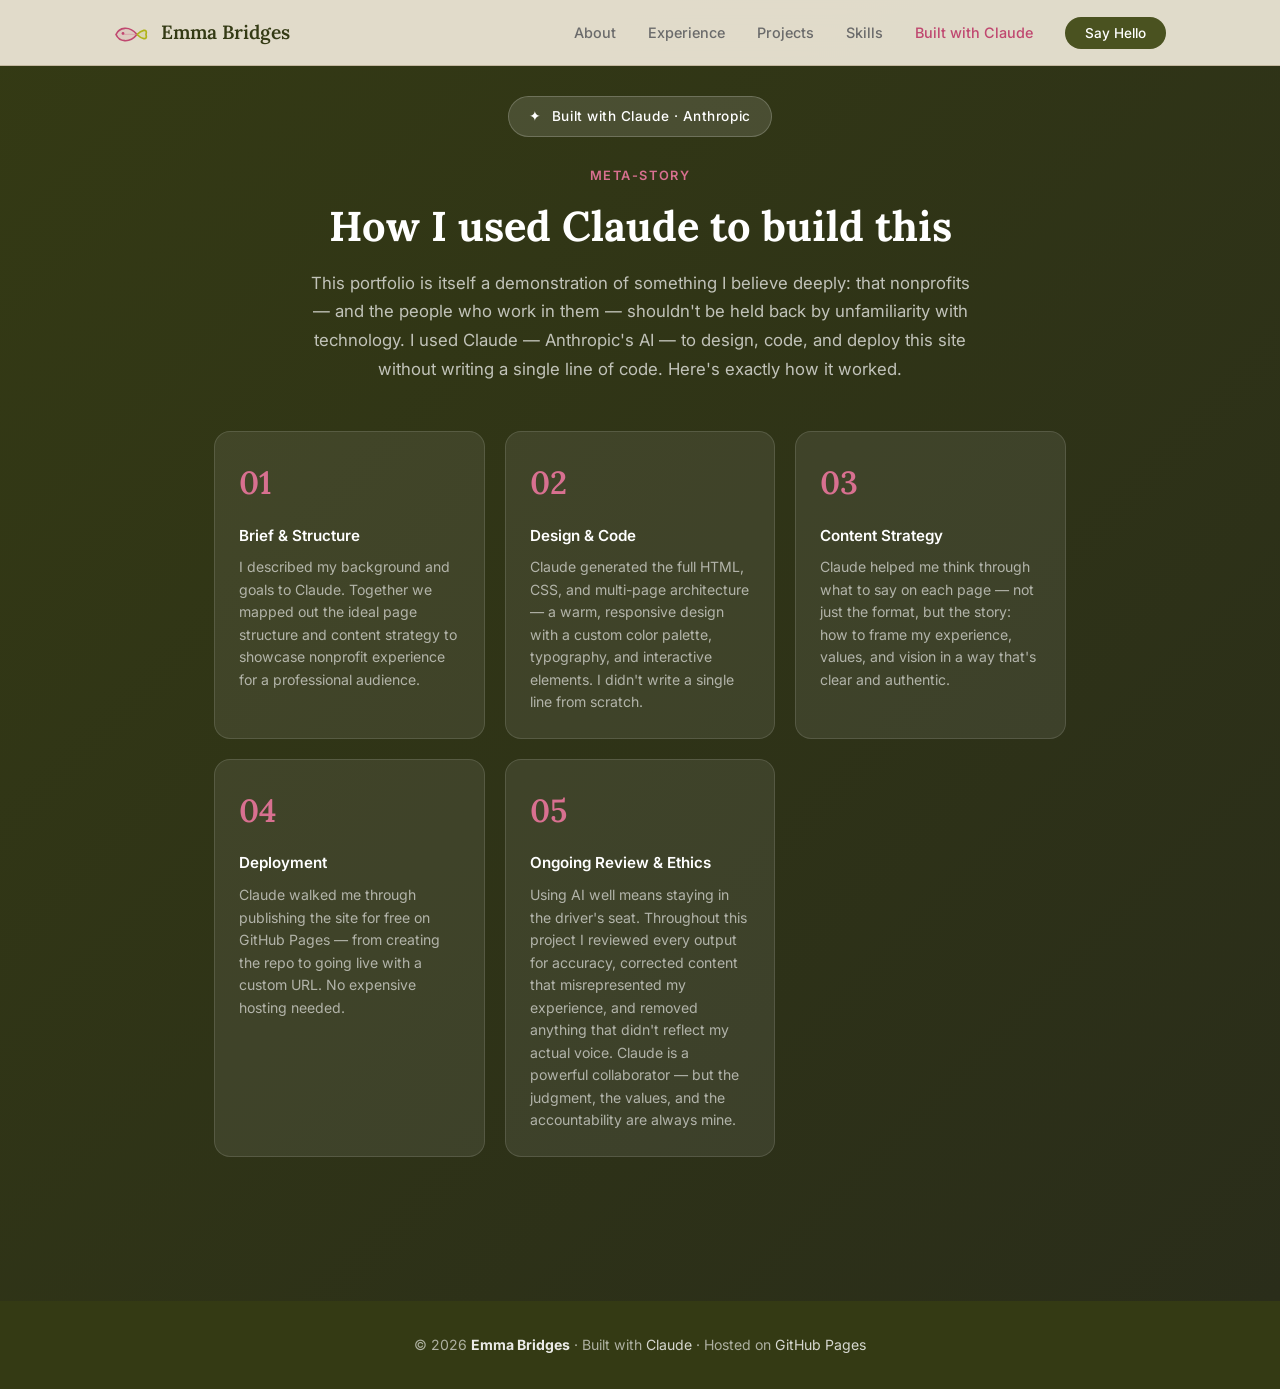
<file: claude.html>
<!DOCTYPE html>
<html lang="en">
<head>
  <meta charset="UTF-8" />
  <meta name="viewport" content="width=device-width, initial-scale=1.0" />
  <title>Built with Claude — Emma Bridges</title>
  <link rel="preconnect" href="https://fonts.googleapis.com" />
  <link rel="preconnect" href="https://fonts.gstatic.com" crossorigin />
  <link href="https://fonts.googleapis.com/css2?family=Lora:ital,wght@0,400;0,600;1,400&family=Inter:wght@300;400;500;600&display=swap" rel="stylesheet" />
  <link rel="stylesheet" href="styles.css" />
</head>
<body>

  <nav id="navbar">
    <div class="container nav-inner">
      <a href="index.html" class="nav-logo"><svg width="38" height="19" viewBox="0 0 38 19" fill="none" xmlns="http://www.w3.org/2000/svg" style="display:inline-block;vertical-align:middle;margin-right:9px;"><path d="M2,9.5 C5,2.5 15,0 23,9.5 C15,19 5,16.5 2,9.5 Z" stroke="#C04870" stroke-width="1.7" fill="rgba(192,72,112,0.10)" stroke-linejoin="round"/><path d="M23,9.5 C27,5.5 34,2.5 32,9.5 C34,16.5 27,13.5 23,9.5 Z" stroke="#B0B418" stroke-width="1.7" fill="rgba(176,180,24,0.12)" stroke-linejoin="round"/><circle cx="9" cy="8.5" r="1.4" fill="#C04870"/><path d="M8,9.5 Q15,9 23,9.5" stroke="#D87090" stroke-width="0.8" opacity="0.55"/></svg>Emma Bridges</a>
      <ul class="nav-links" id="navLinks">
        <li><a href="about.html">About</a></li>
        <li><a href="experience.html">Experience</a></li>
        <li><a href="projects.html">Projects</a></li>
        <li><a href="skills.html">Skills</a></li>
        <li><a href="claude.html" class="active">Built with Claude</a></li>
        <li><a href="contact.html" class="nav-cta">Say Hello</a></li>
      </ul>
      <button class="nav-hamburger" onclick="document.getElementById('navLinks').classList.toggle('open')" aria-label="Menu">
        <span></span><span></span><span></span>
      </button>
    </div>
  </nav>

  <div class="claude-section">
    <div class="container claude-inner">
      <div class="claude-badge"><span>✦</span> Built with Claude · Anthropic</div>
      <p class="section-label" style="color: var(--terra-light);">Meta-Story</p>
      <h1 class="section-heading">How I used Claude to build this</h1>
      <p class="section-sub">
        This portfolio is itself a demonstration of something I believe deeply: that nonprofits — and the people who work in them — shouldn't be held back by unfamiliarity with technology. I used Claude — Anthropic's AI — to design, code, and deploy this site without writing a single line of code. Here's exactly how it worked.
      </p>

      <div class="claude-steps">
        <div class="claude-step">
          <div class="step-num">01</div>
          <div class="step-title">Brief &amp; Structure</div>
          <div class="step-desc">I described my background and goals to Claude. Together we mapped out the ideal page structure and content strategy to showcase nonprofit experience for a professional audience.</div>
        </div>
        <div class="claude-step">
          <div class="step-num">02</div>
          <div class="step-title">Design &amp; Code</div>
          <div class="step-desc">Claude generated the full HTML, CSS, and multi-page architecture — a warm, responsive design with a custom color palette, typography, and interactive elements. I didn't write a single line from scratch.</div>
        </div>
        <div class="claude-step">
          <div class="step-num">03</div>
          <div class="step-title">Content Strategy</div>
          <div class="step-desc">Claude helped me think through what to say on each page — not just the format, but the story: how to frame my experience, values, and vision in a way that's clear and authentic.</div>
        </div>
        <div class="claude-step">
          <div class="step-num">04</div>
          <div class="step-title">Deployment</div>
          <div class="step-desc">Claude walked me through publishing the site for free on GitHub Pages — from creating the repo to going live with a custom URL. No expensive hosting needed.</div>
        </div>
        <div class="claude-step">
          <div class="step-num">05</div>
          <div class="step-title">Ongoing Review &amp; Ethics</div>
          <div class="step-desc">Using AI well means staying in the driver's seat. Throughout this project I reviewed every output for accuracy, corrected content that misrepresented my experience, and removed anything that didn't reflect my actual voice. Claude is a powerful collaborator — but the judgment, the values, and the accountability are always mine.</div>
        </div>
      </div>

    </div>
  </div>

  <footer>
    <p>© 2026 <strong>Emma Bridges</strong> · Built with <a href="https://claude.ai" target="_blank" rel="noopener">Claude</a> · Hosted on <a href="https://pages.github.com" target="_blank" rel="noopener">GitHub Pages</a></p>
  </footer>

  <script>
    const navbar = document.getElementById('navbar');
    window.addEventListener('scroll', () => navbar.classList.toggle('scrolled', window.scrollY > 20));
  </script>
</body>
</html>
</file>
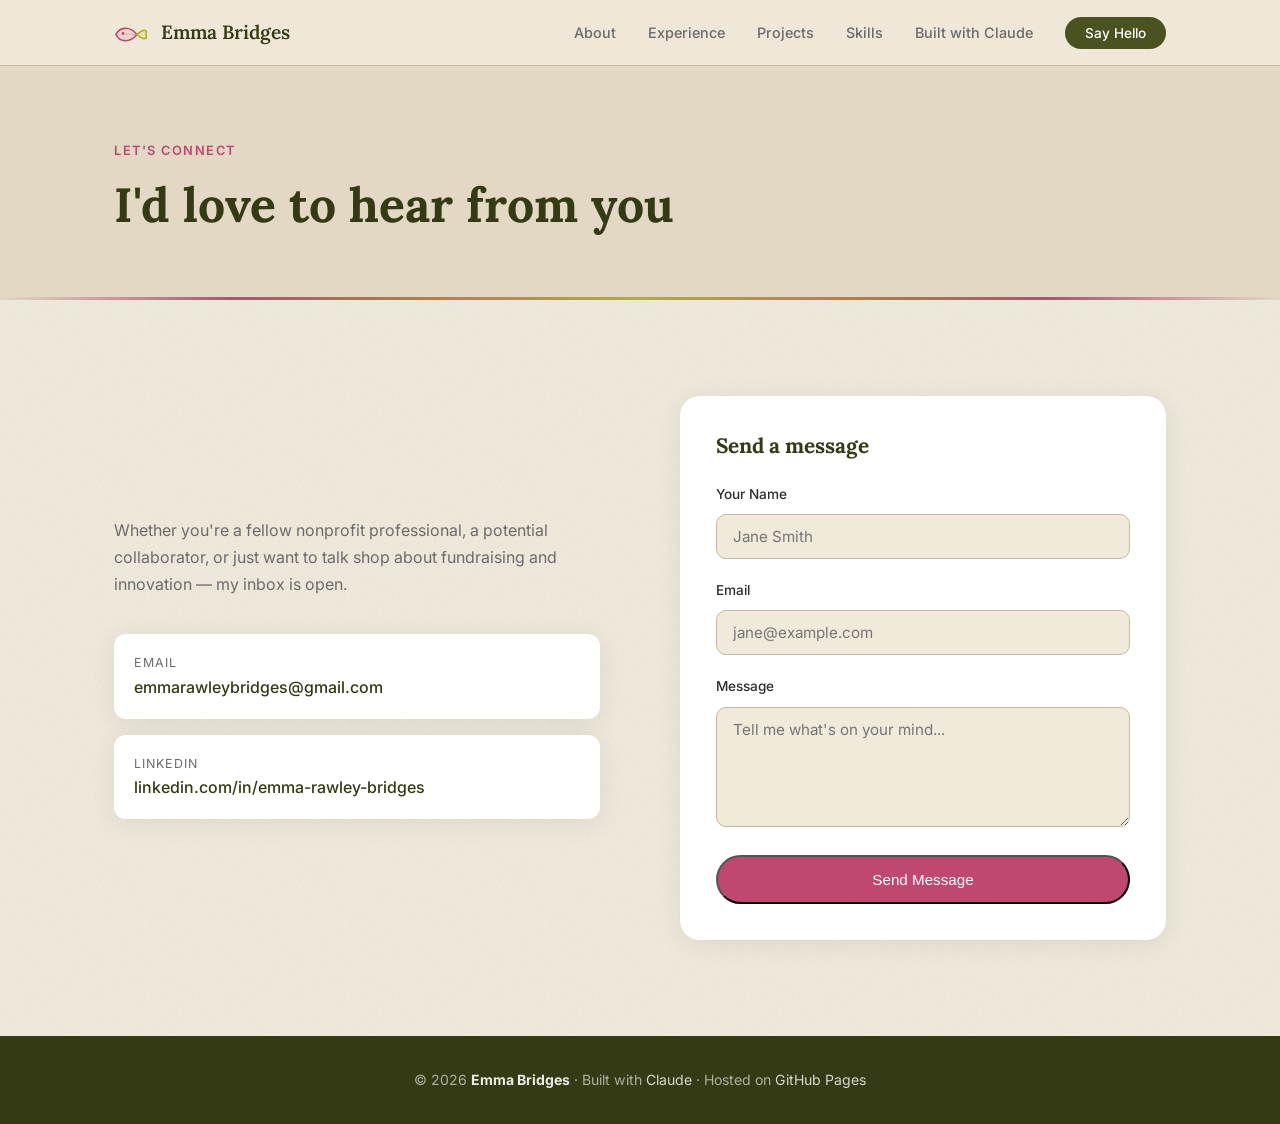
<file: contact.html>
<!DOCTYPE html>
<html lang="en">
<head>
  <meta charset="UTF-8" />
  <meta name="viewport" content="width=device-width, initial-scale=1.0" />
  <title>Contact — Emma Bridges</title>
  <link rel="preconnect" href="https://fonts.googleapis.com" />
  <link rel="preconnect" href="https://fonts.gstatic.com" crossorigin />
  <link href="https://fonts.googleapis.com/css2?family=Lora:ital,wght@0,400;0,600;1,400&family=Inter:wght@300;400;500;600&display=swap" rel="stylesheet" />
  <link rel="stylesheet" href="styles.css" />
</head>
<body>

  <nav id="navbar">
    <div class="container nav-inner">
      <a href="index.html" class="nav-logo"><svg width="38" height="19" viewBox="0 0 38 19" fill="none" xmlns="http://www.w3.org/2000/svg" style="display:inline-block;vertical-align:middle;margin-right:9px;"><path d="M2,9.5 C5,2.5 15,0 23,9.5 C15,19 5,16.5 2,9.5 Z" stroke="#C04870" stroke-width="1.7" fill="rgba(192,72,112,0.10)" stroke-linejoin="round"/><path d="M23,9.5 C27,5.5 34,2.5 32,9.5 C34,16.5 27,13.5 23,9.5 Z" stroke="#B0B418" stroke-width="1.7" fill="rgba(176,180,24,0.12)" stroke-linejoin="round"/><circle cx="9" cy="8.5" r="1.4" fill="#C04870"/><path d="M8,9.5 Q15,9 23,9.5" stroke="#D87090" stroke-width="0.8" opacity="0.55"/></svg>Emma Bridges</a>
      <ul class="nav-links" id="navLinks">
        <li><a href="about.html">About</a></li>
        <li><a href="experience.html">Experience</a></li>
        <li><a href="projects.html">Projects</a></li>
        <li><a href="skills.html">Skills</a></li>
        <li><a href="claude.html">Built with Claude</a></li>
        <li><a href="contact.html" class="nav-cta active">Say Hello</a></li>
      </ul>
      <button class="nav-hamburger" onclick="document.getElementById('navLinks').classList.toggle('open')" aria-label="Menu">
        <span></span><span></span><span></span>
      </button>
    </div>
  </nav>

  <div class="page-hero">
    <div class="container">
      <p class="section-label">Let's Connect</p>
      <h1 class="page-title">I'd love to hear from you</h1>
    </div>
  </div>

  <section class="section">
    <div class="container">
      <div class="contact-grid">

        <div class="contact-info">
          <p style="color: var(--text-muted); margin-bottom: 36px;">
            Whether you're a fellow nonprofit professional, a potential collaborator, or just want to talk shop about fundraising and innovation — my inbox is open.
          </p>
          <div class="contact-links">
            <a href="mailto:emmarawleybridges@gmail.com" class="contact-link">
              <div>
                <div class="contact-link-label">Email</div>
                <div class="contact-link-value">emmarawleybridges@gmail.com</div>
              </div>
            </a>
            <a href="https://www.linkedin.com/in/emma-rawley-bridges/" target="_blank" rel="noopener" class="contact-link">
              <div>
                <div class="contact-link-label">LinkedIn</div>
                <div class="contact-link-value">linkedin.com/in/emma-rawley-bridges</div>
              </div>
            </a>
          </div>
        </div>

        <div>
          <div class="contact-form">
            <h3>Send a message</h3>
            <form action="https://formspree.io/f/mqevlkyb" method="POST">
              <div class="form-group">
                <label for="name">Your Name</label>
                <input type="text" id="name" name="name" placeholder="Jane Smith" required />
              </div>
              <div class="form-group">
                <label for="email">Email</label>
                <input type="email" id="email" name="email" placeholder="jane@example.com" required />
              </div>
              <div class="form-group">
                <label for="message">Message</label>
                <textarea id="message" name="message" placeholder="Tell me what's on your mind..." required></textarea>
              </div>
              <button type="submit" class="btn btn-primary" style="width: 100%; justify-content: center;">Send Message</button>
            </form>
          </div>
        </div>

      </div>
    </div>
  </section>

  <footer>
    <p>© 2026 <strong>Emma Bridges</strong> · Built with <a href="https://claude.ai" target="_blank" rel="noopener">Claude</a> · Hosted on <a href="https://pages.github.com" target="_blank" rel="noopener">GitHub Pages</a></p>
  </footer>

  <script>
    const navbar = document.getElementById('navbar');
    window.addEventListener('scroll', () => navbar.classList.toggle('scrolled', window.scrollY > 20));
  </script>
</body>
</html>
</file>
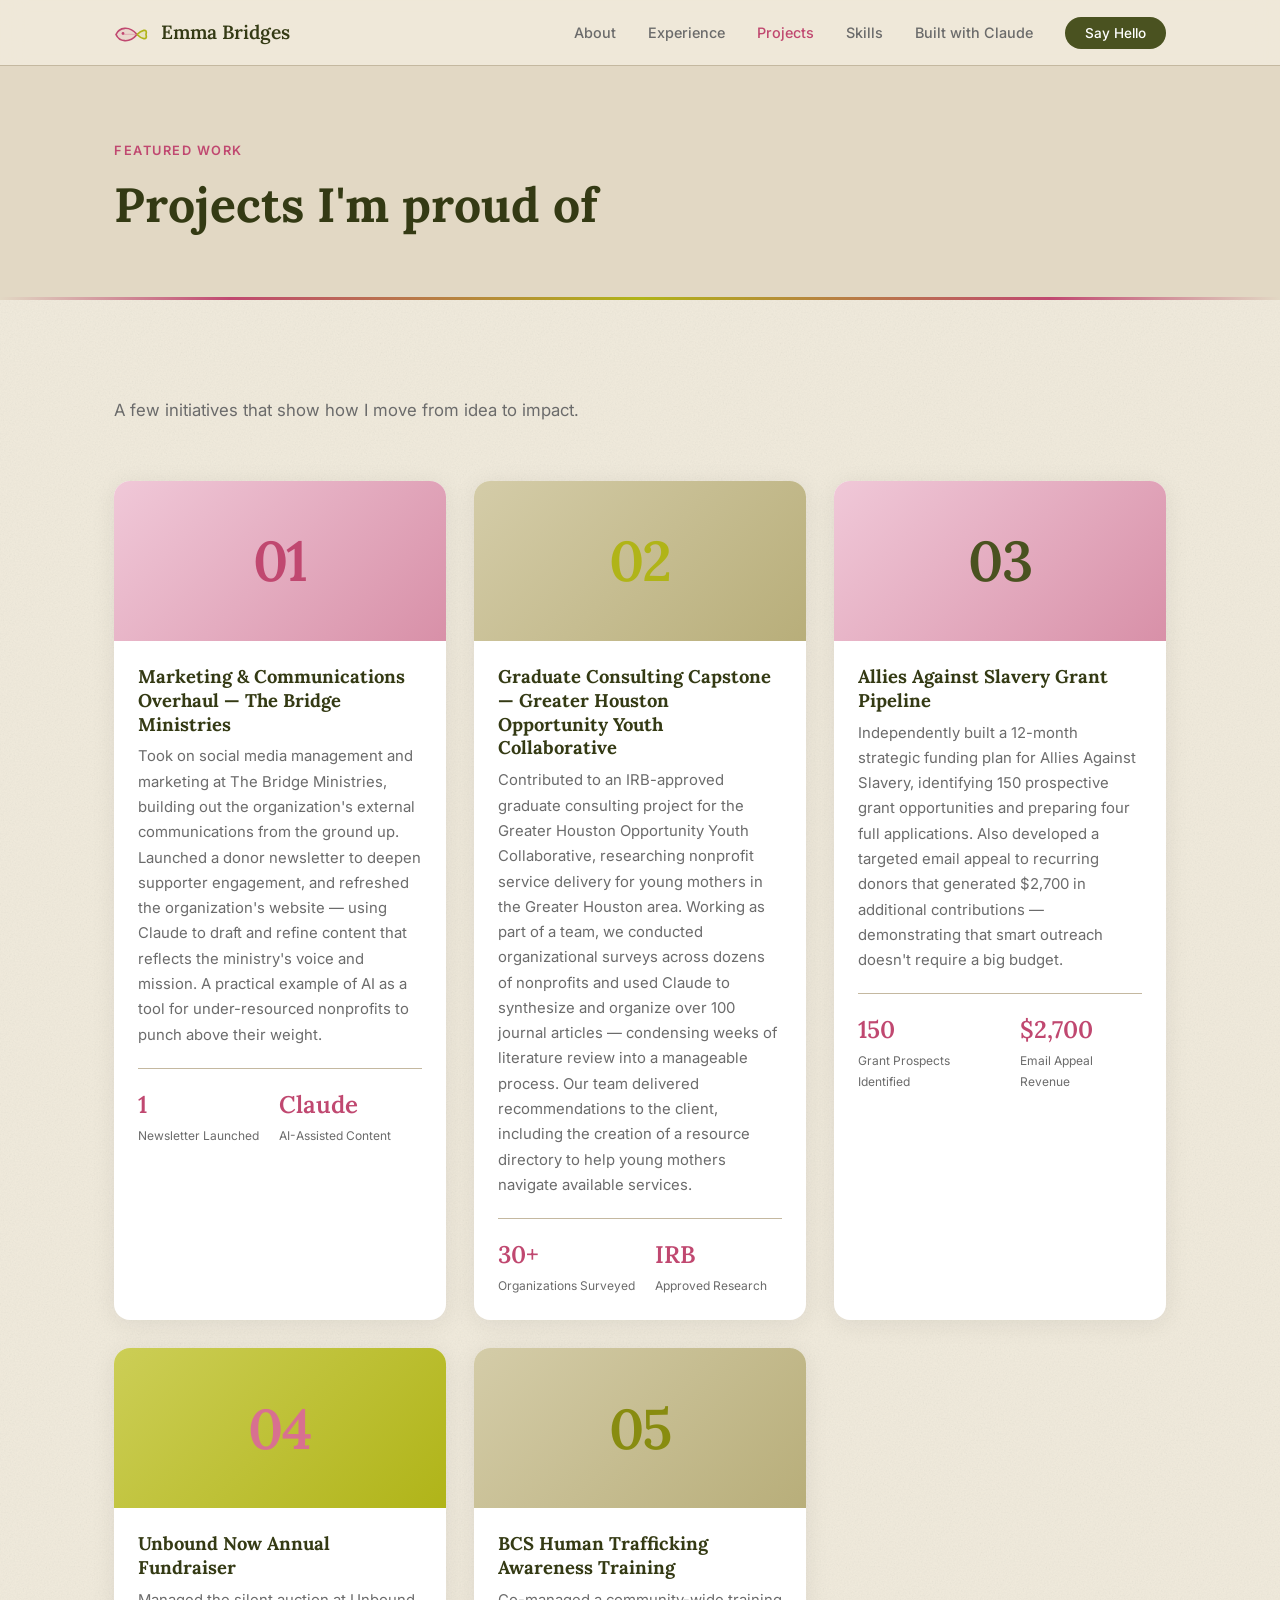
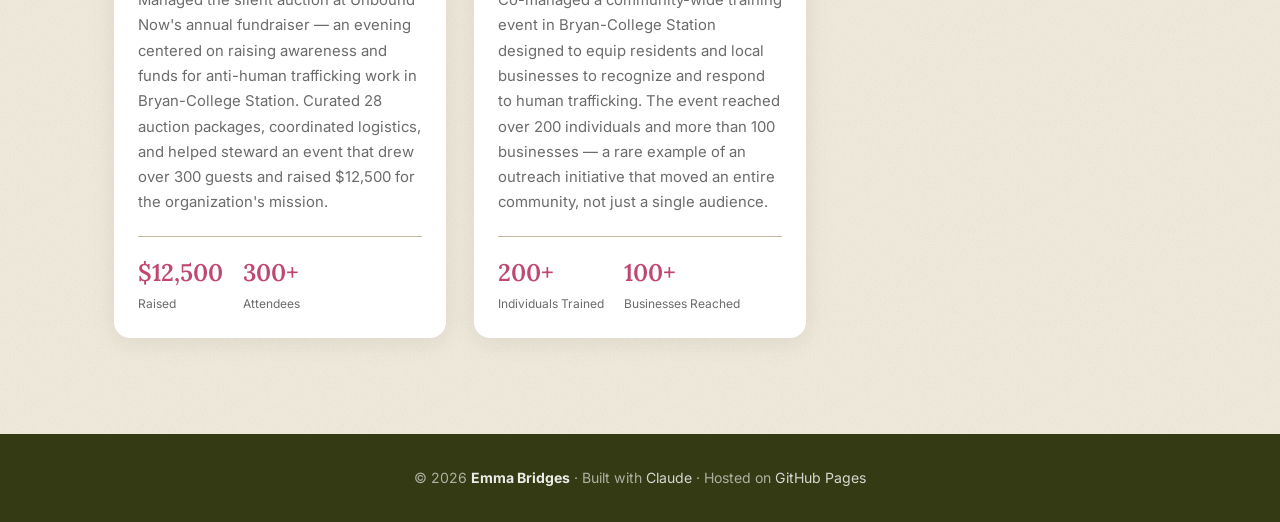
<file: projects.html>
<!DOCTYPE html>
<html lang="en">
<head>
  <meta charset="UTF-8" />
  <meta name="viewport" content="width=device-width, initial-scale=1.0" />
  <title>Projects — Emma Bridges</title>
  <link rel="preconnect" href="https://fonts.googleapis.com" />
  <link rel="preconnect" href="https://fonts.gstatic.com" crossorigin />
  <link href="https://fonts.googleapis.com/css2?family=Lora:ital,wght@0,400;0,600;1,400&family=Inter:wght@300;400;500;600&display=swap" rel="stylesheet" />
  <link rel="stylesheet" href="styles.css" />
</head>
<body>

  <nav id="navbar">
    <div class="container nav-inner">
      <a href="index.html" class="nav-logo"><svg width="38" height="19" viewBox="0 0 38 19" fill="none" xmlns="http://www.w3.org/2000/svg" style="display:inline-block;vertical-align:middle;margin-right:9px;"><path d="M2,9.5 C5,2.5 15,0 23,9.5 C15,19 5,16.5 2,9.5 Z" stroke="#C04870" stroke-width="1.7" fill="rgba(192,72,112,0.10)" stroke-linejoin="round"/><path d="M23,9.5 C27,5.5 34,2.5 32,9.5 C34,16.5 27,13.5 23,9.5 Z" stroke="#B0B418" stroke-width="1.7" fill="rgba(176,180,24,0.12)" stroke-linejoin="round"/><circle cx="9" cy="8.5" r="1.4" fill="#C04870"/><path d="M8,9.5 Q15,9 23,9.5" stroke="#D87090" stroke-width="0.8" opacity="0.55"/></svg>Emma Bridges</a>
      <ul class="nav-links" id="navLinks">
        <li><a href="about.html">About</a></li>
        <li><a href="experience.html">Experience</a></li>
        <li><a href="projects.html" class="active">Projects</a></li>
        <li><a href="skills.html">Skills</a></li>
        <li><a href="claude.html">Built with Claude</a></li>
        <li><a href="contact.html" class="nav-cta">Say Hello</a></li>
      </ul>
      <button class="nav-hamburger" onclick="document.getElementById('navLinks').classList.toggle('open')" aria-label="Menu">
        <span></span><span></span><span></span>
      </button>
    </div>
  </nav>

  <div class="page-hero">
    <div class="container">
      <p class="section-label">Featured Work</p>
      <h1 class="page-title">Projects I'm proud of</h1>
    </div>
  </div>

  <section class="section">
    <div class="container">
      <p class="section-sub" style="margin-bottom: 56px;">A few initiatives that show how I move from idea to impact.</p>

      <div class="projects-grid">

        <div class="project-card">
          <div class="project-card-top" style="background: linear-gradient(135deg, var(--dusty-pink-light) 0%, var(--dusty-pink) 100%);"><span class="project-num" style="color:#C04870;">01</span></div>
          <div class="project-card-body">
            <h3 class="project-title">Marketing &amp; Communications Overhaul — The Bridge Ministries</h3>
            <p class="project-desc">
              Took on social media management and marketing at The Bridge Ministries, building out
              the organization's external communications from the ground up. Launched a donor
              newsletter to deepen supporter engagement, and refreshed the organization's website —
              using Claude to draft and refine content that reflects the ministry's voice and mission.
              A practical example of AI as a tool for under-resourced nonprofits to punch above their weight.
            </p>
            <div class="project-impact">
              <div class="impact-stat">
                <div class="num">1</div>
                <div class="label">Newsletter Launched</div>
              </div>
              <div class="impact-stat">
                <div class="num">Claude</div>
                <div class="label">AI-Assisted Content</div>
              </div>
            </div>
          </div>
        </div>

        <div class="project-card">
          <div class="project-card-top" style="background: linear-gradient(135deg, #D4CCA8 0%, #B8AE7A 100%);"><span class="project-num" style="color:#B0B418;">02</span></div>
          <div class="project-card-body">
            <h3 class="project-title">Graduate Consulting Capstone — Greater Houston Opportunity Youth Collaborative</h3>
            <p class="project-desc">
              Contributed to an IRB-approved graduate consulting project for the Greater Houston
              Opportunity Youth Collaborative, researching nonprofit service delivery for young mothers
              in the Greater Houston area. Working as part of a team, we conducted organizational surveys
              across dozens of nonprofits and used Claude to synthesize and organize over 100 journal
              articles — condensing weeks of literature review into a manageable process. Our team
              delivered recommendations to the client, including the creation of a resource directory
              to help young mothers navigate available services.
            </p>
            <div class="project-impact">
              <div class="impact-stat">
                <div class="num">30+</div>
                <div class="label">Organizations Surveyed</div>
              </div>
              <div class="impact-stat">
                <div class="num">IRB</div>
                <div class="label">Approved Research</div>
              </div>
            </div>
          </div>
        </div>

        <div class="project-card">
          <div class="project-card-top" style="background: linear-gradient(135deg, var(--dusty-pink-light) 0%, var(--dusty-pink) 100%);"><span class="project-num" style="color:#4A5220;">03</span></div>
          <div class="project-card-body">
            <h3 class="project-title">Allies Against Slavery Grant Pipeline</h3>
            <p class="project-desc">
              Independently built a 12-month strategic funding plan for Allies Against Slavery,
              identifying 150 prospective grant opportunities and preparing four full applications.
              Also developed a targeted email appeal to recurring donors that generated $2,700 in
              additional contributions — demonstrating that smart outreach doesn't require a big budget.
            </p>
            <div class="project-impact">
              <div class="impact-stat">
                <div class="num">150</div>
                <div class="label">Grant Prospects Identified</div>
              </div>
              <div class="impact-stat">
                <div class="num">$2,700</div>
                <div class="label">Email Appeal Revenue</div>
              </div>
            </div>
          </div>
        </div>

        <div class="project-card">
          <div class="project-card-top" style="background: linear-gradient(135deg, var(--pistachio-light) 0%, var(--pistachio) 100%);"><span class="project-num" style="color:#D87090;">04</span></div>
          <div class="project-card-body">
            <h3 class="project-title">Unbound Now Annual Fundraiser</h3>
            <p class="project-desc">
              Managed the silent auction at Unbound Now's annual fundraiser — an evening centered on
              raising awareness and funds for anti-human trafficking work in Bryan-College Station.
              Curated 28 auction packages, coordinated logistics, and helped steward an event that
              drew over 300 guests and raised $12,500 for the organization's mission.
            </p>
            <div class="project-impact">
              <div class="impact-stat">
                <div class="num">$12,500</div>
                <div class="label">Raised</div>
              </div>
              <div class="impact-stat">
                <div class="num">300+</div>
                <div class="label">Attendees</div>
              </div>
            </div>
          </div>
        </div>

        <div class="project-card">
          <div class="project-card-top" style="background: linear-gradient(135deg, #D4CCA8 0%, #B8AE7A 100%);"><span class="project-num" style="color:#888C10;">05</span></div>
          <div class="project-card-body">
            <h3 class="project-title">BCS Human Trafficking Awareness Training</h3>
            <p class="project-desc">
              Co-managed a community-wide training event in Bryan-College Station designed to equip
              residents and local businesses to recognize and respond to human trafficking. The event
              reached over 200 individuals and more than 100 businesses — a rare example of an
              outreach initiative that moved an entire community, not just a single audience.
            </p>
            <div class="project-impact">
              <div class="impact-stat">
                <div class="num">200+</div>
                <div class="label">Individuals Trained</div>
              </div>
              <div class="impact-stat">
                <div class="num">100+</div>
                <div class="label">Businesses Reached</div>
              </div>
            </div>
          </div>
        </div>

      </div>
    </div>
  </section>

  <footer>
    <p>© 2026 <strong>Emma Bridges</strong> · Built with <a href="https://claude.ai" target="_blank" rel="noopener">Claude</a> · Hosted on <a href="https://pages.github.com" target="_blank" rel="noopener">GitHub Pages</a></p>
  </footer>

  <script>
    const navbar = document.getElementById('navbar');
    window.addEventListener('scroll', () => navbar.classList.toggle('scrolled', window.scrollY > 20));
  </script>
</body>
</html>
</file>
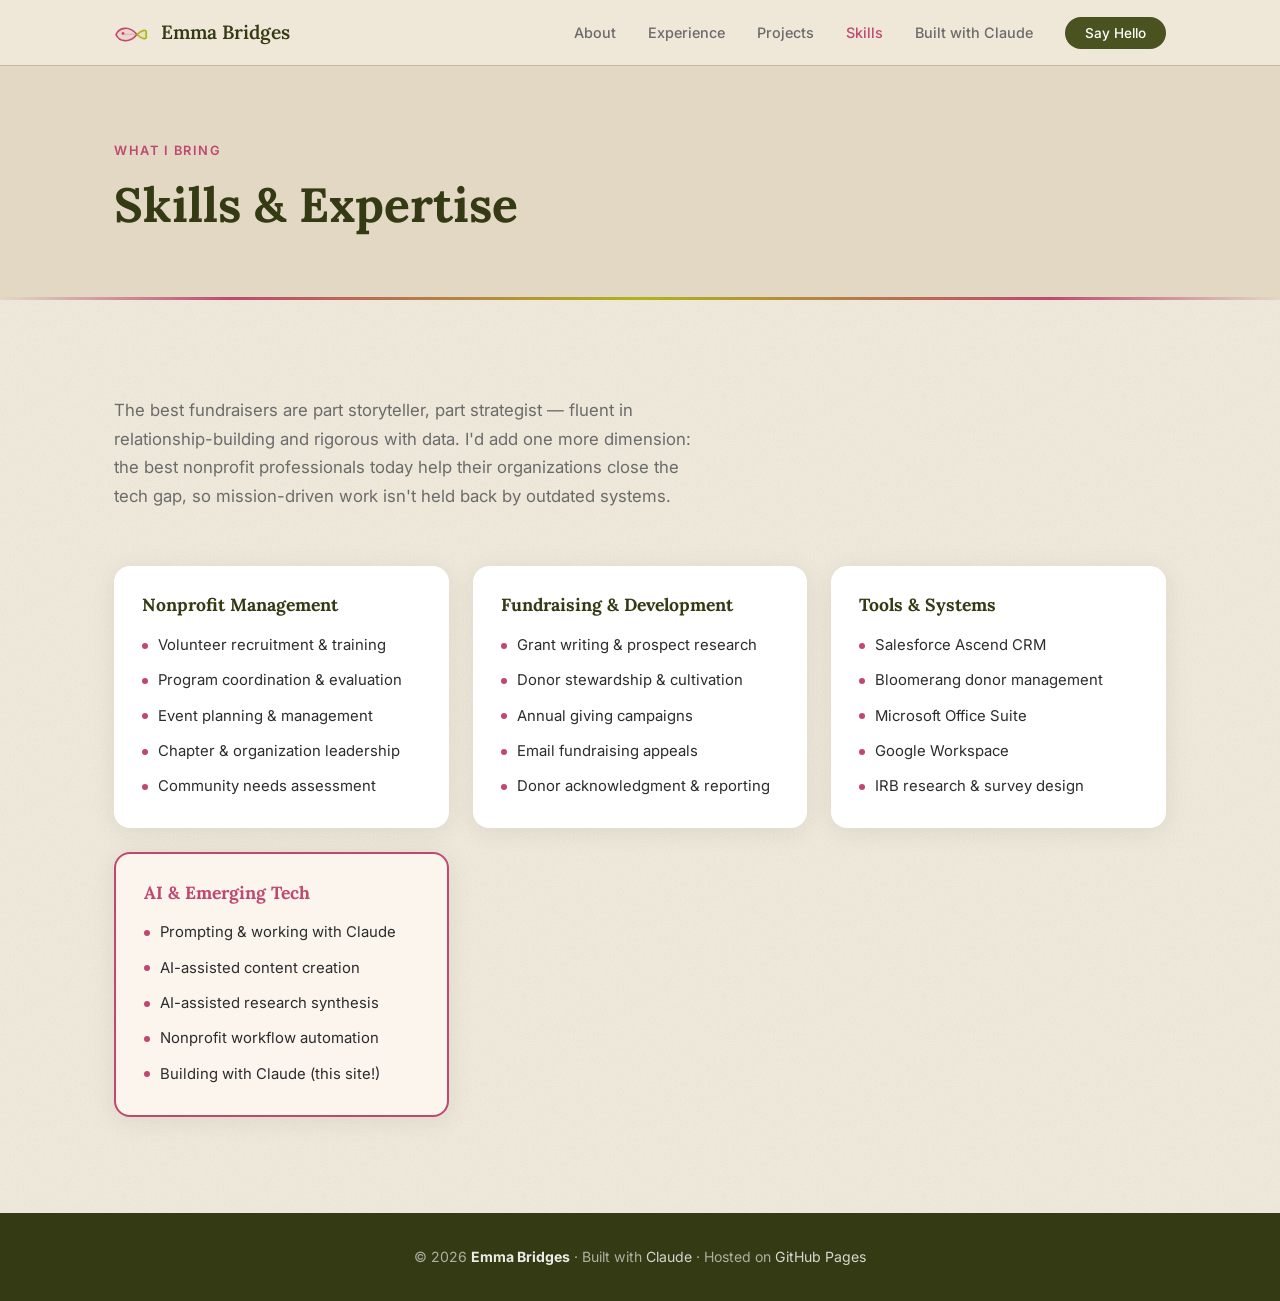
<file: skills.html>
<!DOCTYPE html>
<html lang="en">
<head>
  <meta charset="UTF-8" />
  <meta name="viewport" content="width=device-width, initial-scale=1.0" />
  <title>Skills — Emma Bridges</title>
  <link rel="preconnect" href="https://fonts.googleapis.com" />
  <link rel="preconnect" href="https://fonts.gstatic.com" crossorigin />
  <link href="https://fonts.googleapis.com/css2?family=Lora:ital,wght@0,400;0,600;1,400&family=Inter:wght@300;400;500;600&display=swap" rel="stylesheet" />
  <link rel="stylesheet" href="styles.css" />
</head>
<body>

  <nav id="navbar">
    <div class="container nav-inner">
      <a href="index.html" class="nav-logo"><svg width="38" height="19" viewBox="0 0 38 19" fill="none" xmlns="http://www.w3.org/2000/svg" style="display:inline-block;vertical-align:middle;margin-right:9px;"><path d="M2,9.5 C5,2.5 15,0 23,9.5 C15,19 5,16.5 2,9.5 Z" stroke="#C04870" stroke-width="1.7" fill="rgba(192,72,112,0.10)" stroke-linejoin="round"/><path d="M23,9.5 C27,5.5 34,2.5 32,9.5 C34,16.5 27,13.5 23,9.5 Z" stroke="#B0B418" stroke-width="1.7" fill="rgba(176,180,24,0.12)" stroke-linejoin="round"/><circle cx="9" cy="8.5" r="1.4" fill="#C04870"/><path d="M8,9.5 Q15,9 23,9.5" stroke="#D87090" stroke-width="0.8" opacity="0.55"/></svg>Emma Bridges</a>
      <ul class="nav-links" id="navLinks">
        <li><a href="about.html">About</a></li>
        <li><a href="experience.html">Experience</a></li>
        <li><a href="projects.html">Projects</a></li>
        <li><a href="skills.html" class="active">Skills</a></li>
        <li><a href="claude.html">Built with Claude</a></li>
        <li><a href="contact.html" class="nav-cta">Say Hello</a></li>
      </ul>
      <button class="nav-hamburger" onclick="document.getElementById('navLinks').classList.toggle('open')" aria-label="Menu">
        <span></span><span></span><span></span>
      </button>
    </div>
  </nav>

  <div class="page-hero">
    <div class="container">
      <p class="section-label">What I Bring</p>
      <h1 class="page-title">Skills &amp; Expertise</h1>
    </div>
  </div>

  <section class="section">
    <div class="container">
      <p class="section-sub" style="margin-bottom: 56px;">The best fundraisers are part storyteller, part strategist — fluent in relationship-building and rigorous with data. I'd add one more dimension: the best nonprofit professionals today help their organizations close the tech gap, so mission-driven work isn't held back by outdated systems.</p>

      <div class="skills-grid">

        <div class="skills-card">
          <h3 class="skills-card-title">Nonprofit Management</h3>
          <ul class="skill-list">
            <li>Volunteer recruitment &amp; training</li>
            <li>Program coordination &amp; evaluation</li>
            <li>Event planning &amp; management</li>
            <li>Chapter &amp; organization leadership</li>
            <li>Community needs assessment</li>
          </ul>
        </div>

        <div class="skills-card">
          <h3 class="skills-card-title">Fundraising &amp; Development</h3>
          <ul class="skill-list">
            <li>Grant writing &amp; prospect research</li>
            <li>Donor stewardship &amp; cultivation</li>
            <li>Annual giving campaigns</li>
            <li>Email fundraising appeals</li>
            <li>Donor acknowledgment &amp; reporting</li>
          </ul>
        </div>

        <div class="skills-card">
          <h3 class="skills-card-title">Tools &amp; Systems</h3>
          <ul class="skill-list">
            <li>Salesforce Ascend CRM</li>
            <li>Bloomerang donor management</li>
            <li>Microsoft Office Suite</li>
            <li>Google Workspace</li>
            <li>IRB research &amp; survey design</li>
          </ul>
        </div>

        <div class="skills-card" style="border: 2px solid var(--terra); background: #FBF5EE;">
          <h3 class="skills-card-title" style="color: var(--terra);">AI &amp; Emerging Tech</h3>
          <ul class="skill-list">
            <li>Prompting &amp; working with Claude</li>
            <li>AI-assisted content creation</li>
            <li>AI-assisted research synthesis</li>
            <li>Nonprofit workflow automation</li>
            <li>Building with Claude (this site!)</li>
          </ul>
        </div>

      </div>
    </div>
  </section>

  <footer>
    <p>© 2026 <strong>Emma Bridges</strong> · Built with <a href="https://claude.ai" target="_blank" rel="noopener">Claude</a> · Hosted on <a href="https://pages.github.com" target="_blank" rel="noopener">GitHub Pages</a></p>
  </footer>

  <script>
    const navbar = document.getElementById('navbar');
    window.addEventListener('scroll', () => navbar.classList.toggle('scrolled', window.scrollY > 20));
  </script>
</body>
</html>
</file>
<file: styles.css>
/* ── Reset & Base ─────────────────────────────── */
*, *::before, *::after { box-sizing: border-box; margin: 0; padding: 0; }
:root {
  --cream:           #F0EADB;
  --cream-mid:       #E2D8C4;
  --cream-dark:      #C4B8A0;
  --green:           #4A5220;
  --green-dark:      #343A14;
  --terra:           #C04870;
  --terra-light:     #D87090;
  --pistachio:       #B0B418;
  --pistachio-light: #CCCE56;
  --dusty-pink:      #D890A8;
  --dusty-pink-light:#F0C8D8;
  --text:      #2C2C2C;
  --text-muted:#6B6B6B;
  --white:     #FFFFFF;
  --radius:    12px;
  --shadow:    0 4px 24px rgba(44,44,44,0.08);
  --shadow-hover: 0 8px 36px rgba(44,44,44,0.14);
}
html { scroll-behavior: smooth; }
body {
  font-family: 'Inter', sans-serif;
  background-color: var(--cream);
  background-image: url("data:image/svg+xml,%3Csvg xmlns='http://www.w3.org/2000/svg' width='200' height='200'%3E%3Cfilter id='n'%3E%3CfeTurbulence type='fractalNoise' baseFrequency='0.65' numOctaves='3' stitchTiles='stitch'/%3E%3CfeColorMatrix type='saturate' values='0'/%3E%3C/filter%3E%3Crect width='200' height='200' filter='url(%23n)' opacity='0.12'/%3E%3C/svg%3E");
  background-size: 200px 200px;
  color: var(--text);
  line-height: 1.7;
  animation: fadeIn 0.25s ease;
}
@keyframes fadeIn {
  from { opacity: 0; transform: translateY(6px); }
  to   { opacity: 1; transform: translateY(0); }
}
h1, h2, h3, h4 { font-family: 'Lora', serif; line-height: 1.3; }
a { color: inherit; text-decoration: none; }
img { max-width: 100%; display: block; }

/* ── Utilities ────────────────────────────────── */
.container { max-width: 1100px; margin: 0 auto; padding: 0 24px; }
.section    { padding: 96px 0; }
.section-alt {
  background-color: var(--cream-mid);
  background-image: url("data:image/svg+xml,%3Csvg xmlns='http://www.w3.org/2000/svg' width='200' height='200'%3E%3Cfilter id='n'%3E%3CfeTurbulence type='fractalNoise' baseFrequency='0.65' numOctaves='3' stitchTiles='stitch'/%3E%3CfeColorMatrix type='saturate' values='0'/%3E%3C/filter%3E%3Crect width='200' height='200' filter='url(%23n)' opacity='0.14'/%3E%3C/svg%3E");
  background-size: 200px 200px;
  position: relative;
}
.section-alt::before {
  content: '';
  position: absolute;
  top: 0; left: 0; right: 0;
  height: 3px;
  background: linear-gradient(90deg,
    transparent 0%,
    var(--terra) 18%,
    var(--pistachio) 50%,
    var(--terra) 82%,
    transparent 100%
  );
}
.tag {
  display: inline-block;
  padding: 4px 12px;
  border-radius: 100px;
  font-size: 0.75rem;
  font-weight: 500;
  letter-spacing: 0.04em;
  text-transform: uppercase;
}
.tag-green  { background: var(--pistachio-light); color: var(--green-dark); }
.tag-terra  { background: var(--dusty-pink-light); color: #8C3B56; }
.tag-cream  { background: var(--cream-dark); color: var(--text-muted); }
.section-label {
  font-family: 'Inter', sans-serif;
  font-size: 0.8rem;
  font-weight: 600;
  letter-spacing: 0.12em;
  text-transform: uppercase;
  color: var(--terra);
  margin-bottom: 12px;
}
.section-heading {
  font-size: clamp(1.8rem, 4vw, 2.6rem);
  color: var(--green-dark);
  margin-bottom: 16px;
}
.section-sub {
  font-size: 1.05rem;
  color: var(--text-muted);
  max-width: 580px;
}
.btn {
  display: inline-flex;
  align-items: center;
  gap: 8px;
  padding: 14px 28px;
  border-radius: 100px;
  font-weight: 500;
  font-size: 0.95rem;
  transition: all 0.2s;
  cursor: pointer;
}
.btn-primary { background: var(--terra); color: var(--white); }
.btn-primary:hover { background: #A03060; transform: translateY(-1px); }
.btn-outline { border: 2px solid var(--green); color: var(--green); }
.btn-outline:hover { background: var(--green); color: var(--white); transform: translateY(-1px); }

/* ── Navigation ───────────────────────────────── */
nav {
  position: fixed;
  top: 0; left: 0; right: 0;
  z-index: 100;
  background: rgba(240,234,219,0.92);
  backdrop-filter: blur(12px);
  border-bottom: 1px solid var(--cream-dark);
  padding: 16px 0;
  transition: box-shadow 0.2s;
}
nav.scrolled { box-shadow: var(--shadow); }
.nav-inner { display: flex; align-items: center; justify-content: space-between; }
.nav-logo {
  font-family: 'Lora', serif;
  font-size: 1.2rem;
  color: var(--green-dark);
  font-weight: 600;
}
.nav-links { display: flex; gap: 32px; list-style: none; }
.nav-links a {
  font-size: 0.9rem;
  font-weight: 500;
  color: var(--text-muted);
  transition: color 0.2s;
}
.nav-links a:hover, .nav-links a.active { color: var(--terra); }
.nav-cta {
  background: var(--green);
  color: var(--white) !important;
  padding: 8px 20px;
  border-radius: 100px;
  font-size: 0.85rem !important;
  font-weight: 500;
}
.nav-cta:hover { background: var(--green-dark) !important; }
.nav-hamburger { display: none; background: none; border: none; cursor: pointer; padding: 4px; }
.nav-hamburger span {
  display: block; width: 22px; height: 2px;
  background: var(--green-dark); margin: 5px 0; border-radius: 2px;
}

/* ── Page Hero (sub-pages) ────────────────────── */
.page-hero {
  padding: 140px 0 64px;
  background: var(--cream-mid);
  border-bottom: none;
  position: relative;
}
.page-hero::after {
  content: '';
  position: absolute;
  bottom: 0; left: 0; right: 0;
  height: 3px;
  background: linear-gradient(90deg,
    transparent 0%,
    var(--terra) 18%,
    var(--pistachio) 50%,
    var(--terra) 82%,
    transparent 100%
  );
}
.page-title {
  font-size: clamp(2rem, 5vw, 3rem);
  color: var(--green-dark);
}

/* ── Hero (home) ──────────────────────────────── */
#hero {
  min-height: 100vh;
  display: flex;
  align-items: center;
  padding-top: 80px;
  position: relative;
  overflow: hidden;
}
#hero::before {
  content: '';
  position: absolute;
  top: -180px; right: -180px;
  width: 640px; height: 640px;
  border-radius: 50%;
  background: radial-gradient(circle, rgba(176,180,24,0.11) 0%, transparent 70%);
  pointer-events: none;
  animation: shimmer-a 9s ease-in-out infinite;
}
#hero::after {
  content: '';
  position: absolute;
  bottom: -80px; left: -80px;
  width: 480px; height: 480px;
  border-radius: 50%;
  background: radial-gradient(circle, rgba(192,72,112,0.09) 0%, transparent 70%);
  pointer-events: none;
  animation: shimmer-b 11s ease-in-out infinite;
}
@keyframes shimmer-a {
  0%, 100% { transform: translate(0, 0) scale(1);    opacity: 0.7; }
  30%       { transform: translate(-40px, 30px) scale(1.08); opacity: 1; }
  60%       { transform: translate(25px, -20px) scale(0.94); opacity: 0.8; }
}
@keyframes shimmer-b {
  0%, 100% { transform: translate(0, 0) scale(1);    opacity: 0.6; }
  35%       { transform: translate(35px, -25px) scale(1.06); opacity: 0.9; }
  70%       { transform: translate(-20px, 35px) scale(0.96); opacity: 0.75; }
}
.hero-grid { display: grid; grid-template-columns: 1fr 1fr; gap: 64px; align-items: center; }
.hero-greeting {
  font-family: 'Inter', sans-serif;
  font-size: 0.85rem;
  font-weight: 600;
  letter-spacing: 0.14em;
  text-transform: uppercase;
  color: var(--terra);
  margin-bottom: 16px;
}
.hero-name { font-size: clamp(2.4rem, 6vw, 4rem); color: var(--green-dark); margin-bottom: 8px; }
.hero-tagline {
  font-family: 'Lora', serif;
  font-size: clamp(1.1rem, 2vw, 1.4rem);
  color: var(--text-muted);
  font-style: italic;
  margin-bottom: 24px;
}
.hero-bio { font-size: 1.05rem; color: var(--text); margin-bottom: 36px; max-width: 520px; }
.hero-actions { display: flex; gap: 16px; flex-wrap: wrap; }
.hero-stats {
  display: flex;
  gap: 32px;
  margin-top: 48px;
  padding-top: 48px;
  border-top: 1px solid var(--cream-dark);
}
.stat-num {
  font-family: 'Lora', serif;
  font-size: 2rem;
  font-weight: 600;
  color: var(--green-dark);
}
.stat-label { font-size: 0.8rem; color: var(--text-muted); text-transform: uppercase; letter-spacing: 0.06em; }
.hero-visual { display: flex; justify-content: center; }
.hero-photo-wrap { position: relative; width: 360px; height: 420px; }
.hero-photo-bg {
  position: absolute; inset: 0;
  border-radius: 200px 200px 120px 120px;
  background: linear-gradient(145deg, var(--pistachio) 0%, var(--green) 100%);
}
.hero-photo {
  position: absolute; inset: 0;
  border-radius: 200px 200px 120px 120px;
  overflow: hidden;
  display: flex; align-items: center; justify-content: center;
  font-family: 'Lora', serif; font-size: 1rem;
  color: rgba(255,255,255,0.5); text-align: center; line-height: 1.5;
}
.hero-photo img { width: 100%; height: 100%; object-fit: cover; }
.hero-badge {
  position: absolute; bottom: -16px; right: -16px;
  background: var(--white); border-radius: var(--radius);
  padding: 16px 20px; box-shadow: var(--shadow);
}
.badge-text { font-size: 0.8rem; }
.badge-text strong { display: block; font-weight: 600; color: var(--green-dark); }
.badge-text span { color: var(--text-muted); }
.hero-dot {
  position: absolute; top: -20px; left: -20px;
  width: 80px; height: 80px; border-radius: 50%;
  background: var(--terra); opacity: 0.12;
}

/* ── About ────────────────────────────────────── */
.about-grid { display: grid; grid-template-columns: 1fr 1fr; gap: 80px; align-items: start; }
.about-story p { margin-bottom: 20px; color: var(--text); font-size: 1.02rem; }
.about-story p:last-child { margin-bottom: 0; }
.about-values { display: flex; flex-direction: column; gap: 16px; }
.value-item {
  display: flex; gap: 16px; align-items: flex-start;
  padding: 20px; background: var(--white);
  border-radius: var(--radius); box-shadow: var(--shadow);
}
.value-num {
  font-family: 'Lora', serif;
  font-size: 1.05rem; font-weight: 600;
  color: var(--pistachio); flex-shrink: 0;
  min-width: 32px; padding-top: 3px;
}
.value-title { font-weight: 600; color: var(--green-dark); margin-bottom: 4px; }
.value-desc { font-size: 0.9rem; color: var(--text-muted); }

/* ── Experience / Timeline ────────────────────── */
.timeline { position: relative; padding-left: 32px; }
.timeline::before {
  content: '';
  position: absolute;
  left: 0; top: 8px; bottom: 8px; width: 2px;
  background: linear-gradient(to bottom, var(--terra) 0%, var(--green) 100%);
  border-radius: 2px;
}
.timeline-item { position: relative; margin-bottom: 48px; }
.timeline-item:last-child { margin-bottom: 0; }
.timeline-dot {
  position: absolute; left: -36px; top: 6px;
  width: 14px; height: 14px; border-radius: 50%;
  background: var(--terra); border: 3px solid var(--cream);
  box-shadow: 0 0 0 2px var(--terra);
}
.timeline-date {
  font-size: 0.8rem; font-weight: 600;
  text-transform: uppercase; letter-spacing: 0.08em;
  color: var(--terra); margin-bottom: 6px;
}
.timeline-role { font-family: 'Lora', serif; font-size: 1.25rem; color: var(--green-dark); margin-bottom: 4px; }
.timeline-org { font-weight: 500; color: var(--text-muted); margin-bottom: 12px; font-size: 0.95rem; }
.timeline-desc { font-size: 0.97rem; color: var(--text); margin-bottom: 16px; }
.timeline-tags { display: flex; gap: 8px; flex-wrap: wrap; }

/* ── Education ────────────────────────────────── */
.edu-grid { display: grid; grid-template-columns: 1fr 1fr; gap: 24px; }
.edu-card {
  background: var(--white); border-radius: 16px;
  padding: 28px; box-shadow: var(--shadow);
  border-left: 4px solid var(--pistachio);
}
.edu-degree { font-family: 'Lora', serif; font-size: 1.1rem; color: var(--green-dark); margin-bottom: 4px; }
.edu-school { font-weight: 500; color: var(--text-muted); font-size: 0.95rem; margin-bottom: 8px; }
.edu-detail { font-size: 0.9rem; color: var(--text); }
.edu-gpa { display: inline-block; margin-top: 12px; font-weight: 600; color: var(--terra); font-size: 0.9rem; }

/* ── Projects ─────────────────────────────────── */
.projects-grid { display: grid; grid-template-columns: repeat(auto-fit, minmax(300px, 1fr)); gap: 28px; }
.project-card {
  background: var(--white); border-radius: 16px;
  overflow: hidden; box-shadow: var(--shadow);
  transition: transform 0.25s, box-shadow 0.25s;
}
.project-card:hover { transform: translateY(-4px); box-shadow: var(--shadow-hover); }
.project-card-top {
  height: 160px; display: flex;
  align-items: center; justify-content: center; font-size: 3rem;
}
.project-num {
  font-family: 'Lora', serif; font-size: 3.5rem;
  font-weight: 600; color: rgba(255,255,255,0.25); letter-spacing: -0.02em;
}
.project-card-body { padding: 24px; }
.project-title { font-family: 'Lora', serif; font-size: 1.15rem; color: var(--green-dark); margin-bottom: 8px; }
.project-desc { font-size: 0.93rem; color: var(--text-muted); margin-bottom: 20px; }
.project-impact { display: flex; gap: 20px; padding-top: 16px; border-top: 1px solid var(--cream-dark); }
.impact-stat .num {
  font-family: 'Lora', serif; font-size: 1.5rem;
  font-weight: 600; color: var(--terra);
}
.impact-stat .label { font-size: 0.75rem; color: var(--text-muted); }

/* ── Skills ───────────────────────────────────── */
.skills-grid { display: grid; grid-template-columns: repeat(auto-fit, minmax(260px, 1fr)); gap: 24px; }
.skills-card { background: var(--white); border-radius: 16px; padding: 28px; box-shadow: var(--shadow); }
.skills-card-title { font-family: 'Lora', serif; font-size: 1.1rem; color: var(--green-dark); margin-bottom: 16px; }
.skill-list { list-style: none; display: flex; flex-direction: column; gap: 10px; }
.skill-list li { display: flex; align-items: center; gap: 10px; font-size: 0.93rem; color: var(--text); }
.skill-list li::before {
  content: ''; width: 6px; height: 6px;
  border-radius: 50%; background: var(--terra); flex-shrink: 0;
}

/* ── Built with Claude ────────────────────────── */
.claude-section {
  background: linear-gradient(135deg, var(--green-dark) 0%, #2A2D1A 100%);
  color: var(--white);
  padding: 96px 0;
}
.claude-inner { max-width: 900px; margin: 0 auto; text-align: center; }
.claude-badge {
  display: inline-flex; align-items: center; gap: 10px;
  background: rgba(255,255,255,0.12);
  border: 1px solid rgba(255,255,255,0.2);
  border-radius: 100px; padding: 8px 20px;
  font-size: 0.85rem; font-weight: 500;
  margin-bottom: 28px; letter-spacing: 0.04em;
}
.claude-section .section-heading { color: var(--white); }
.claude-section .section-sub { color: rgba(255,255,255,0.7); max-width: 680px; margin: 0 auto 48px; }
.claude-steps {
  display: grid; grid-template-columns: repeat(auto-fit, minmax(220px, 1fr));
  gap: 20px; margin-bottom: 48px; text-align: left;
}
.claude-step {
  background: rgba(255,255,255,0.08);
  border: 1px solid rgba(255,255,255,0.12);
  border-radius: 16px; padding: 24px; transition: background 0.2s;
}
.claude-step:hover { background: rgba(255,255,255,0.12); }
.step-num { font-family: 'Lora', serif; font-size: 2rem; color: var(--terra-light); font-weight: 600; margin-bottom: 12px; }
.step-title { font-weight: 600; font-size: 0.95rem; margin-bottom: 8px; color: var(--white); }
.step-desc { font-size: 0.88rem; color: rgba(255,255,255,0.6); line-height: 1.6; }
.claude-quote {
  background: rgba(255,255,255,0.06);
  border-left: 3px solid var(--terra-light);
  border-radius: 0 12px 12px 0;
  padding: 24px 28px; text-align: left;
  font-family: 'Lora', serif; font-style: italic;
  font-size: 1.05rem; color: rgba(255,255,255,0.85);
  max-width: 700px; margin: 0 auto;
}
.claude-quote cite {
  display: block; margin-top: 12px; font-style: normal;
  font-family: 'Inter', sans-serif; font-size: 0.82rem;
  color: rgba(255,255,255,0.5);
}

/* ── Contact ──────────────────────────────────── */
.contact-grid { display: grid; grid-template-columns: 1fr 1fr; gap: 80px; align-items: center; }
.contact-links { display: flex; flex-direction: column; gap: 16px; margin-top: 36px; }
.contact-link {
  display: flex; align-items: center; gap: 16px;
  padding: 18px 20px; background: var(--white);
  border-radius: var(--radius); box-shadow: var(--shadow);
  transition: transform 0.2s, box-shadow 0.2s;
}
.contact-link:hover { transform: translateX(4px); box-shadow: var(--shadow-hover); }
.contact-link-label { font-size: 0.78rem; text-transform: uppercase; letter-spacing: 0.08em; color: var(--text-muted); }
.contact-link-value { font-weight: 500; color: var(--green-dark); }
.contact-form { background: var(--white); border-radius: 20px; padding: 36px; box-shadow: var(--shadow); }
.contact-form h3 { font-family: 'Lora', serif; font-size: 1.3rem; color: var(--green-dark); margin-bottom: 24px; }
.form-group { margin-bottom: 20px; }
.form-group label { display: block; font-size: 0.85rem; font-weight: 500; color: var(--text); margin-bottom: 8px; }
.form-group input,
.form-group textarea {
  width: 100%; padding: 12px 16px;
  border: 1.5px solid var(--cream-dark);
  border-radius: 10px; font-family: 'Inter', sans-serif;
  font-size: 0.95rem; background: var(--cream);
  color: var(--text); transition: border-color 0.2s; resize: vertical;
}
.form-group input:focus,
.form-group textarea:focus { outline: none; border-color: var(--green); }
.form-group textarea { min-height: 120px; }

/* ── Footer ───────────────────────────────────── */
footer {
  background: var(--green-dark); color: rgba(255,255,255,0.6);
  text-align: center; padding: 32px 24px; font-size: 0.88rem;
}
footer a { color: rgba(255,255,255,0.8); }
footer strong { color: rgba(255,255,255,0.9); }

/* ── Responsive ───────────────────────────────── */
@media (max-width: 768px) {
  .hero-grid, .about-grid, .contact-grid, .edu-grid { grid-template-columns: 1fr; gap: 48px; }
  .hero-visual { order: -1; }
  .hero-photo-wrap { width: 280px; height: 320px; }
  .hero-stats { gap: 24px; }
  .nav-links { display: none; }
  .nav-hamburger { display: block; }
  .nav-links.open {
    display: flex; flex-direction: column;
    position: fixed; top: 60px; left: 0; right: 0;
    background: var(--cream); padding: 24px; gap: 16px;
    border-bottom: 1px solid var(--cream-dark);
  }
}
</file>
